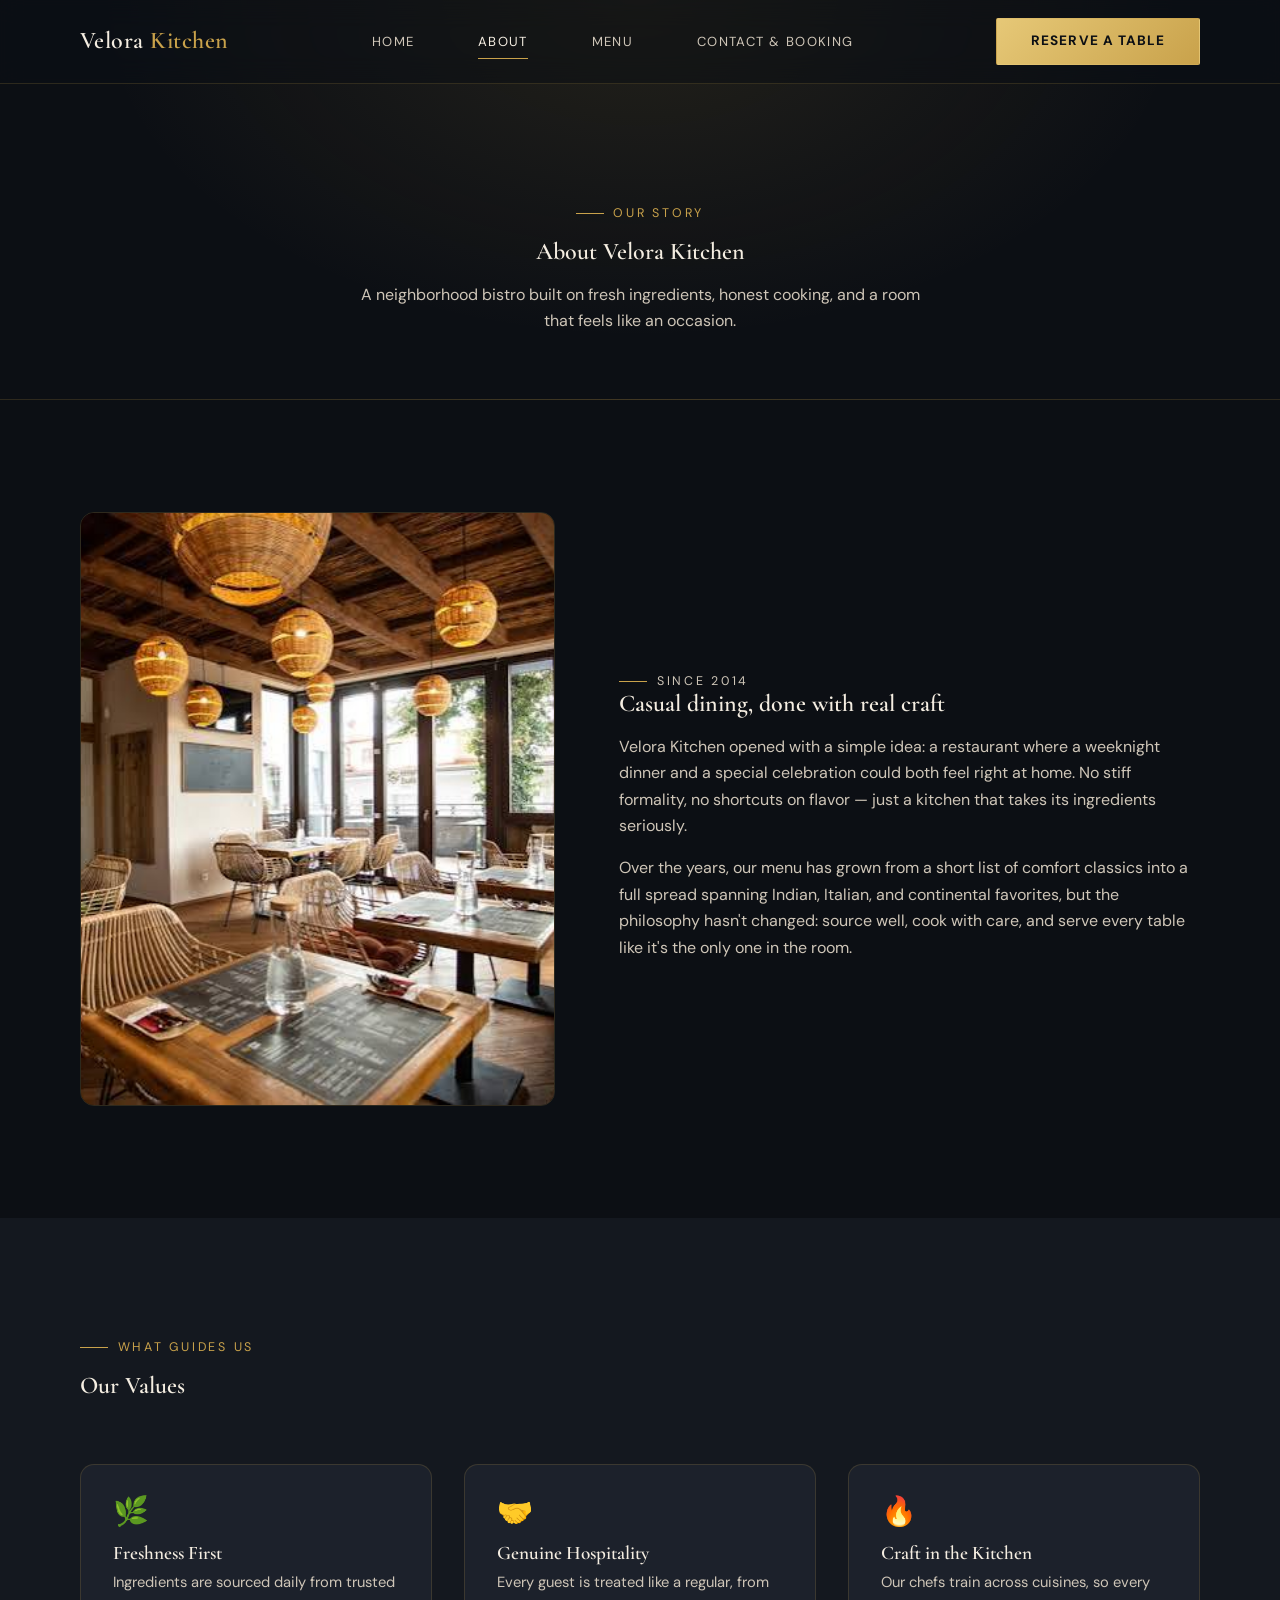
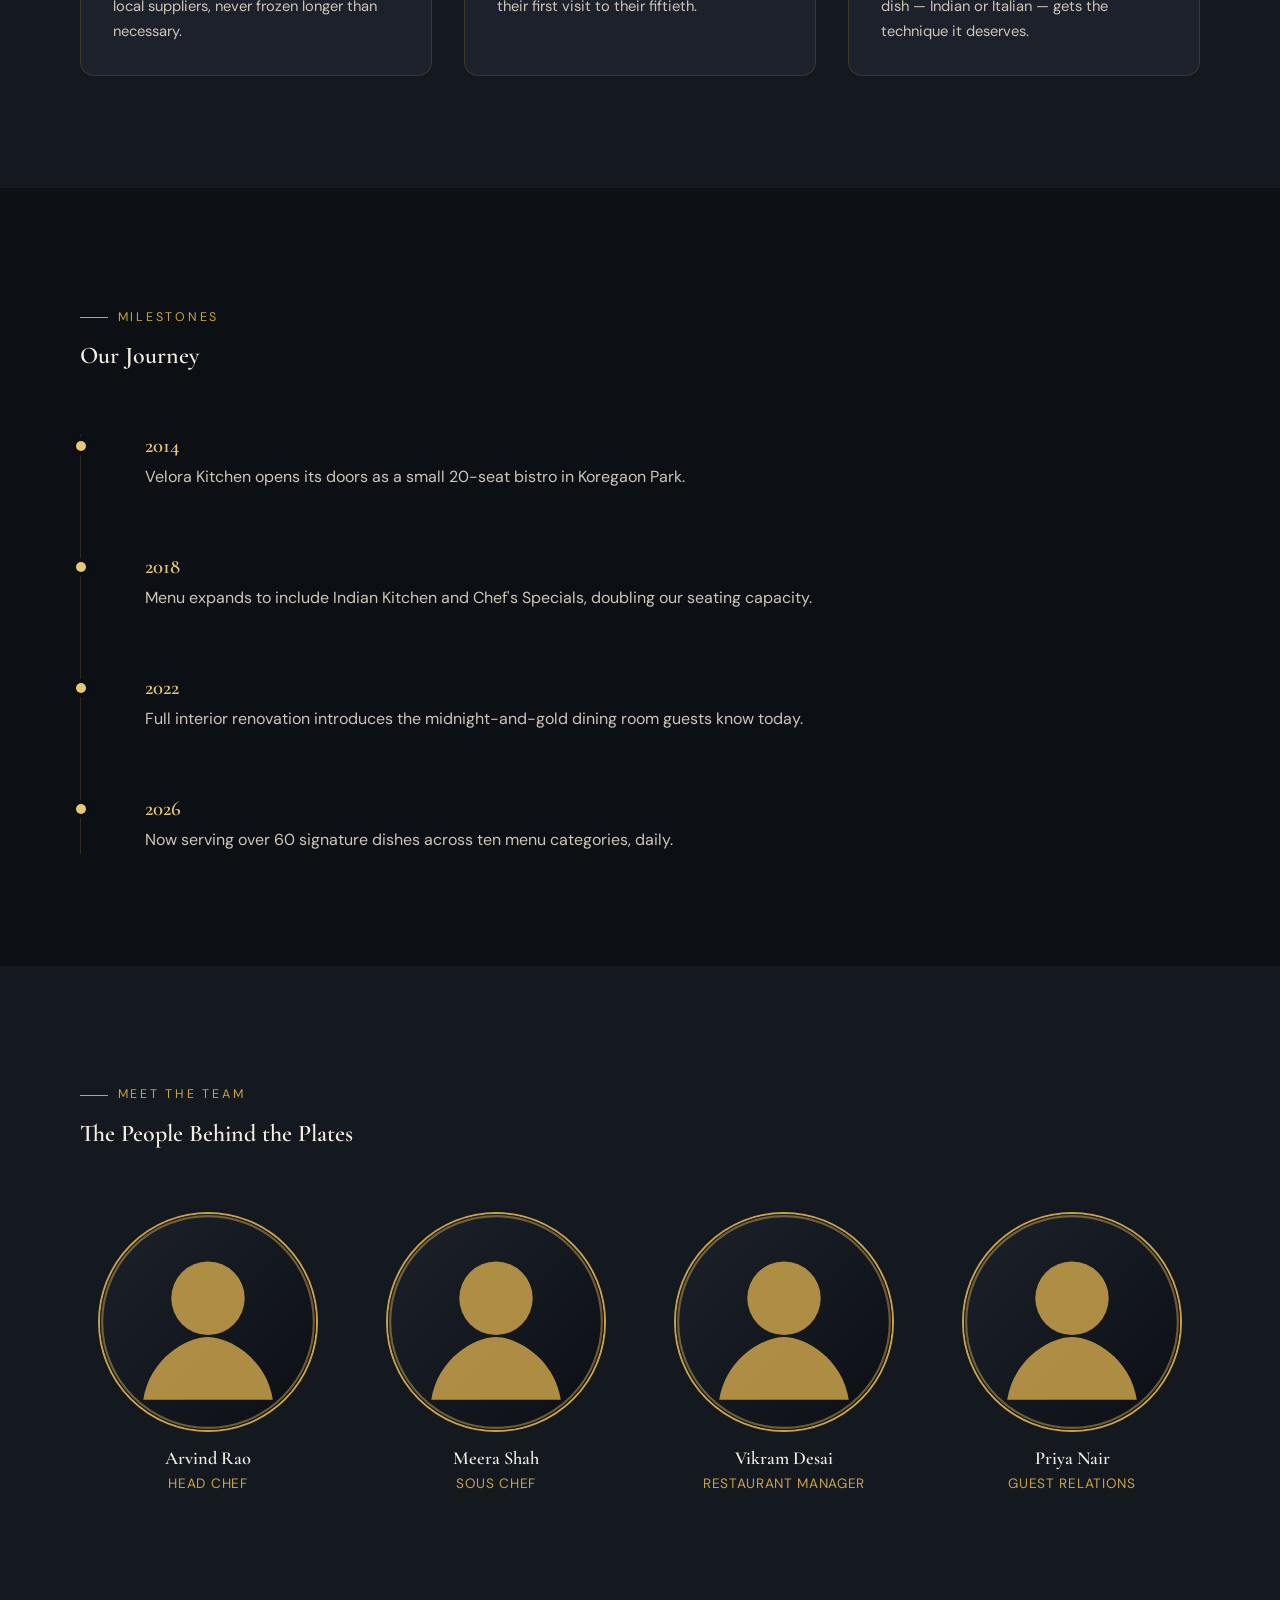
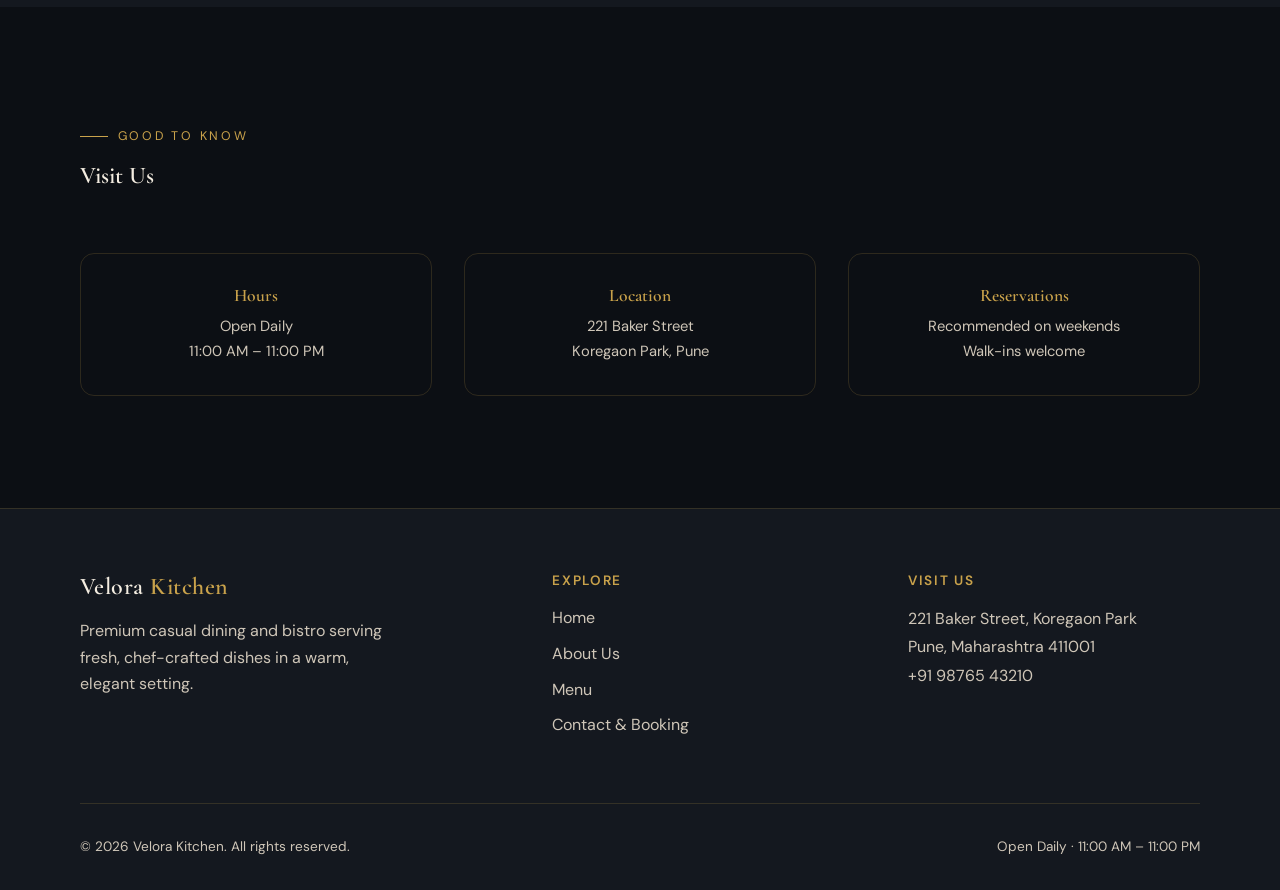
<file: about.html>
<!DOCTYPE html>
<html lang="en">
<head>
  <meta charset="UTF-8">
  <meta name="viewport" content="width=device-width, initial-scale=1.0">

  <title>About Us — Velora Kitchen</title>
  <meta
    name="description"
    content="Learn the story behind Velora Kitchen — our values, our team, and our journey as a premium casual dining bistro."
  >

  <!-- Google Fonts -->
  <link rel="preconnect" href="https://fonts.googleapis.com">
  <link rel="preconnect" href="https://fonts.gstatic.com" crossorigin>
  <link
    href="https://fonts.googleapis.com/css2?family=Cormorant+Garamond:wght@500;600;700&family=DM+Sans:wght@400;500;700&display=swap"
    rel="stylesheet"
  >

  <!-- Stylesheets -->
  <link rel="stylesheet" href="css/global.css">
  <link rel="stylesheet" href="css/about.css">
</head>

<body>

  <!-- Skip Link -->
  <a href="#main" class="skip-link">Skip to main content</a>

  <!-- Header and Navigation -->
  <header class="site-header">
    <div class="container nav-wrap">

      <a href="index.html" class="brand">
        Velora <span>Kitchen</span>
      </a>

      <nav class="nav-links" aria-label="Primary">
        <a href="index.html">Home</a>
        <a href="about.html" aria-current="page">About</a>
        <a href="menu.html">Menu</a>
        <a href="contact.html">Contact &amp; Booking</a>
      </nav>

      <a href="contact.html" class="btn btn-primary nav-cta">
        Reserve a Table
      </a>

      <button
        class="nav-toggle"
        type="button"
        aria-label="Open menu"
        aria-expanded="false"
      >
        <span></span>
        <span></span>
        <span></span>
      </button>

    </div>
  </header>

  <!-- Main Content -->
  <main id="main">

    <!-- Page Hero -->
    <section class="page-hero">
      <div class="container">
        <p class="eyebrow">Our Story</p>

        <h1>About Velora Kitchen</h1>

        <p>
          A neighborhood bistro built on fresh ingredients, honest cooking,
          and a room that feels like an occasion.
        </p>
      </div>
    </section>


    <!-- Our Story -->
    <section class="section" aria-labelledby="story-heading">
      <div class="container story-grid">

        <div class="story-visual">
          <img
            src="images/about-interior.jpg"
            alt="Warm, elegantly lit interior dining room of Velora Kitchen"
          >
        </div>

        <div class="story-copy">
          <p class="eyebrow">Since 2014</p>

          <h2 id="story-heading">
            Casual dining, done with real craft
          </h2>

          <p>
            Velora Kitchen opened with a simple idea: a restaurant where a
            weeknight dinner and a special celebration could both feel right
            at home. No stiff formality, no shortcuts on flavor — just a
            kitchen that takes its ingredients seriously.
          </p>

          <p>
            Over the years, our menu has grown from a short list of comfort
            classics into a full spread spanning Indian, Italian, and
            continental favorites, but the philosophy hasn't changed:
            source well, cook with care, and serve every table like it's
            the only one in the room.
          </p>
        </div>

      </div>
    </section>


    <!-- Our Values -->
    <section
      class="section section-alt"
      aria-labelledby="values-heading"
    >
      <div class="container">

        <div class="section-head">
          <p class="eyebrow">What Guides Us</p>
          <h2 id="values-heading">Our Values</h2>
        </div>

        <div class="values-grid">

          <div class="value-card">
            <div class="why-icon" aria-hidden="true">🌿</div>

            <h3>Freshness First</h3>

            <p>
              Ingredients are sourced daily from trusted local suppliers,
              never frozen longer than necessary.
            </p>
          </div>


          <div class="value-card">
            <div class="why-icon" aria-hidden="true">🤝</div>

            <h3>Genuine Hospitality</h3>

            <p>
              Every guest is treated like a regular, from their first visit
              to their fiftieth.
            </p>
          </div>


          <div class="value-card">
            <div class="why-icon" aria-hidden="true">🔥</div>

            <h3>Craft in the Kitchen</h3>

            <p>
              Our chefs train across cuisines, so every dish — Indian or
              Italian — gets the technique it deserves.
            </p>
          </div>

        </div>
      </div>
    </section>


    <!-- Restaurant Journey -->
    <section class="section" aria-labelledby="journey-heading">
      <div class="container">

        <div class="section-head">
          <p class="eyebrow">Milestones</p>
          <h2 id="journey-heading">Our Journey</h2>
        </div>

        <div class="timeline">

          <div class="timeline-item">
            <div class="timeline-year">2014</div>

            <p>
              Velora Kitchen opens its doors as a small 20-seat bistro in
              Koregaon Park.
            </p>
          </div>


          <div class="timeline-item">
            <div class="timeline-year">2018</div>

            <p>
              Menu expands to include Indian Kitchen and Chef's Specials,
              doubling our seating capacity.
            </p>
          </div>


          <div class="timeline-item">
            <div class="timeline-year">2022</div>

            <p>
              Full interior renovation introduces the midnight-and-gold
              dining room guests know today.
            </p>
          </div>


          <div class="timeline-item">
            <div class="timeline-year">2026</div>

            <p>
              Now serving over 60 signature dishes across ten menu
              categories, daily.
            </p>
          </div>

        </div>
      </div>
    </section>


    <!-- Team -->
    <section
      class="section section-alt"
      aria-labelledby="team-heading"
    >
      <div class="container">

        <div class="section-head">
          <p class="eyebrow">Meet the Team</p>
          <h2 id="team-heading">The People Behind the Plates</h2>
        </div>

        <div class="team-grid">

          <div class="team-card">
            <div class="team-photo">
              <img
                src="images/avatar-placeholder.svg"
                alt="Generic profile icon for Head Chef Arvind Rao"
              >
            </div>

            <h3>Arvind Rao</h3>
            <span>Head Chef</span>
          </div>


          <div class="team-card">
            <div class="team-photo">
              <img
                src="images/avatar-placeholder.svg"
                alt="Generic profile icon for Sous Chef Meera Shah"
              >
            </div>

            <h3>Meera Shah</h3>
            <span>Sous Chef</span>
          </div>


          <div class="team-card">
            <div class="team-photo">
              <img
                src="images/avatar-placeholder.svg"
                alt="Generic profile icon for Restaurant Manager Vikram Desai"
              >
            </div>

            <h3>Vikram Desai</h3>
            <span>Restaurant Manager</span>
          </div>


          <div class="team-card">
            <div class="team-photo">
              <img
                src="images/avatar-placeholder.svg"
                alt="Generic profile icon for Guest Relations lead Priya Nair"
              >
            </div>

            <h3>Priya Nair</h3>
            <span>Guest Relations</span>
          </div>

        </div>
      </div>
    </section>


    <!-- Visit Information -->
    <section class="section" aria-labelledby="info-heading">
      <div class="container">

        <div class="section-head">
          <p class="eyebrow">Good to Know</p>
          <h2 id="info-heading">Visit Us</h2>
        </div>

        <div class="info-strip">

          <div class="info-card">
            <h3>Hours</h3>

            <p>
              Open Daily<br>
              11:00 AM – 11:00 PM
            </p>
          </div>


          <div class="info-card">
            <h3>Location</h3>

            <p>
              221 Baker Street<br>
              Koregaon Park, Pune
            </p>
          </div>


          <div class="info-card">
            <h3>Reservations</h3>

            <p>
              Recommended on weekends<br>
              Walk-ins welcome
            </p>
          </div>

        </div>
      </div>
    </section>

  </main>


  <!-- Footer -->
  <footer class="site-footer">
    <div class="container">

      <div class="footer-grid">

        <div class="footer-brand">
          <a href="index.html" class="brand">
            Velora <span>Kitchen</span>
          </a>

          <p>
            Premium casual dining and bistro serving fresh, chef-crafted
            dishes in a warm, elegant setting.
          </p>
        </div>


        <div class="footer-col">
          <h4>Explore</h4>

          <ul>
            <li><a href="index.html">Home</a></li>
            <li><a href="about.html">About Us</a></li>
            <li><a href="menu.html">Menu</a></li>
            <li>
              <a href="contact.html">Contact &amp; Booking</a>
            </li>
          </ul>
        </div>


        <div class="footer-col">
          <h4>Visit Us</h4>

          <address>
            221 Baker Street, Koregaon Park<br>
            Pune, Maharashtra 411001<br>
            +91 98765 43210
          </address>
        </div>

      </div>


      <div class="footer-bottom">
        <p>&copy; 2026 Velora Kitchen. All rights reserved.</p>

        <p>
          Open Daily · 11:00 AM – 11:00 PM
        </p>
      </div>

    </div>
  </footer>


  <!-- Shared Navigation Script -->
  <script src="js/nav.js"></script>

</body>
</html>
</file>
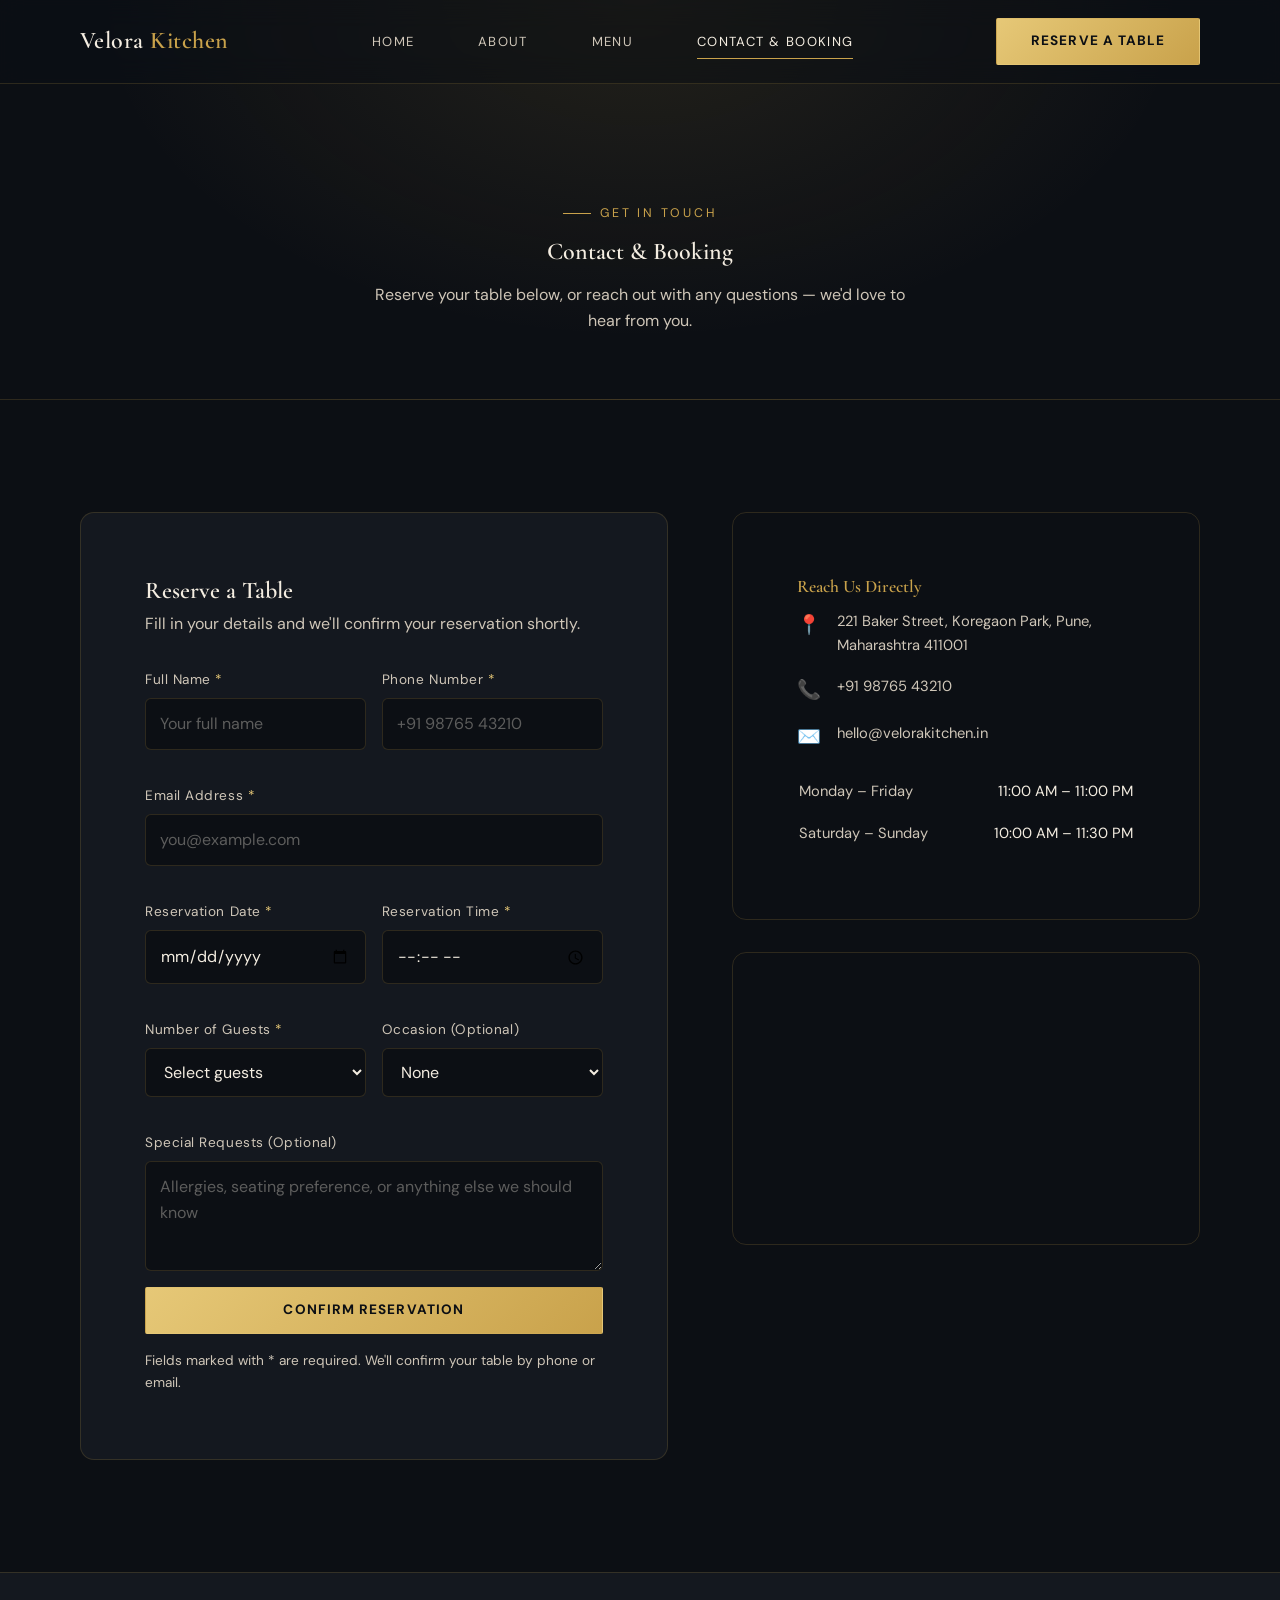
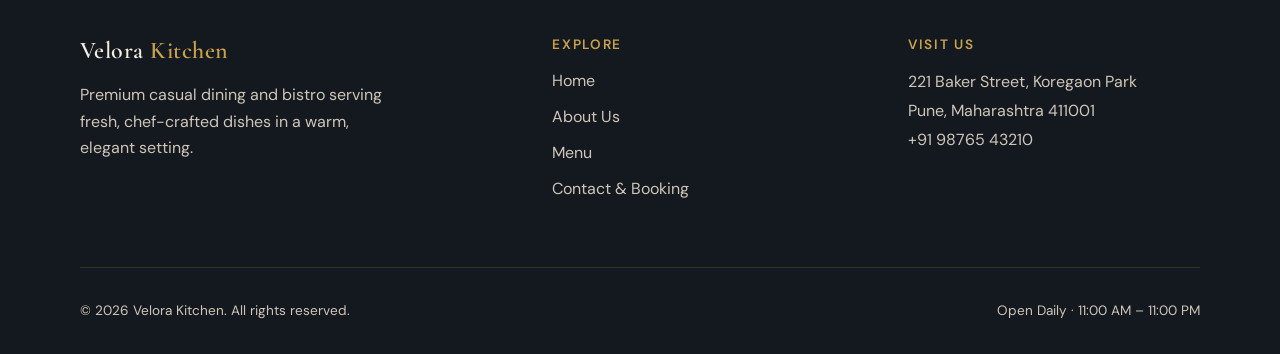
<file: contact.html>
<!DOCTYPE html>
<html lang="en">
<head>
  <meta charset="UTF-8">
  <meta name="viewport" content="width=device-width, initial-scale=1.0">
  <title>Contact &amp; Booking — Velora Kitchen</title>
  <meta name="description" content="Reserve a table or get in touch with Velora Kitchen. Find our location, hours, and contact details.">

  <link rel="preconnect" href="https://fonts.googleapis.com">
  <link rel="preconnect" href="https://fonts.gstatic.com" crossorigin>
  <link href="https://fonts.googleapis.com/css2?family=Cormorant+Garamond:wght@500;600;700&family=DM+Sans:wght@400;500;700&display=swap" rel="stylesheet">

  <link rel="stylesheet" href="css/global.css">
  <link rel="stylesheet" href="css/contact.css">
</head>
<body>

  <a href="#main" class="skip-link">Skip to main content</a>

  <header class="site-header">
    <div class="container nav-wrap">
      <a href="index.html" class="brand">Velora <span>Kitchen</span></a>
      <nav class="nav-links" aria-label="Primary">
        <a href="index.html">Home</a>
        <a href="about.html">About</a>
        <a href="menu.html">Menu</a>
        <a href="contact.html" aria-current="page">Contact &amp; Booking</a>
      </nav>
      <a href="contact.html" class="btn btn-primary nav-cta">Reserve a Table</a>
      <button class="nav-toggle" aria-label="Open menu" aria-expanded="false">
        <span></span><span></span><span></span>
      </button>
    </div>
  </header>

  <main id="main">

    <section class="page-hero">
      <div class="container">
        <p class="eyebrow">Get In Touch</p>
        <h1>Contact &amp; Booking</h1>
        <p>Reserve your table below, or reach out with any questions — we'd love to hear from you.</p>
      </div>
    </section>

    <section class="section">
      <div class="container contact-layout">

        <!-- ============== BOOKING FORM ============== -->
        <div class="form-card">
          <h2>Reserve a Table</h2>
          <p>Fill in your details and we'll confirm your reservation shortly.</p>

          <form id="booking-form" novalidate>

            <div class="form-row">
              <div class="field">
                <label for="full-name">Full Name <span class="required">*</span></label>
                <input type="text" id="full-name" name="fullName" placeholder="Your full name" required autocomplete="name">
                <span class="field-error" id="full-name-error" role="alert"></span>
              </div>
              <div class="field">
                <label for="phone">Phone Number <span class="required">*</span></label>
                <input type="tel" id="phone" name="phone" placeholder="+91 98765 43210" required autocomplete="tel">
                <span class="field-error" id="phone-error" role="alert"></span>
              </div>
            </div>

            <div class="field">
              <label for="email">Email Address <span class="required">*</span></label>
              <input type="email" id="email" name="email" placeholder="you@example.com" required autocomplete="email">
              <span class="field-error" id="email-error" role="alert"></span>
            </div>

            <div class="form-row">
              <div class="field">
                <label for="date">Reservation Date <span class="required">*</span></label>
                <input type="date" id="date" name="date" required>
                <span class="field-error" id="date-error" role="alert"></span>
              </div>
              <div class="field">
                <label for="time">Reservation Time <span class="required">*</span></label>
                <input type="time" id="time" name="time" required>
                <span class="field-error" id="time-error" role="alert"></span>
              </div>
            </div>

            <div class="form-row">
              <div class="field">
                <label for="guests">Number of Guests <span class="required">*</span></label>
                <select id="guests" name="guests" required>
                  <option value="" disabled selected>Select guests</option>
                  <option value="1">1 Guest</option>
                  <option value="2">2 Guests</option>
                  <option value="3">3 Guests</option>
                  <option value="4">4 Guests</option>
                  <option value="5">5 Guests</option>
                  <option value="6+">6+ Guests</option>
                </select>
                <span class="field-error" id="guests-error" role="alert"></span>
              </div>
              <div class="field">
                <label for="occasion">Occasion (Optional)</label>
                <select id="occasion" name="occasion">
                  <option value="" selected>None</option>
                  <option value="birthday">Birthday</option>
                  <option value="anniversary">Anniversary</option>
                  <option value="business">Business Meal</option>
                  <option value="other">Other</option>
                </select>
              </div>
            </div>

            <div class="field">
              <label for="message">Special Requests (Optional)</label>
              <textarea id="message" name="message" placeholder="Allergies, seating preference, or anything else we should know"></textarea>
            </div>

            <button type="submit" class="btn btn-primary" style="width:100%;">Confirm Reservation</button>
            <p class="form-status" id="form-status" role="status"></p>
            <p class="form-footnote">Fields marked with <span class="required">*</span> are required. We'll confirm your table by phone or email.</p>
          </form>
        </div>

        <!-- ============== CONTACT INFO ============== -->
        <div>
          <div class="contact-info-card">
            <h3>Reach Us Directly</h3>
            <div class="contact-detail">
              <span class="icon" aria-hidden="true">📍</span>
              <p>221 Baker Street, Koregaon Park, Pune, Maharashtra 411001</p>
            </div>
            <div class="contact-detail">
              <span class="icon" aria-hidden="true">📞</span>
              <p>+91 98765 43210</p>
            </div>
            <div class="contact-detail">
              <span class="icon" aria-hidden="true">✉️</span>
              <p>hello@velorakitchen.in</p>
            </div>

            <table class="hours-table">
              <tr><td>Monday – Friday</td><td>11:00 AM – 11:00 PM</td></tr>
              <tr><td>Saturday – Sunday</td><td>10:00 AM – 11:30 PM</td></tr>
            </table>
          </div>

          <div class="map-embed">
            <iframe
              src="https://www.google.com/maps?q=Koregaon+Park+Pune&output=embed"
              title="Map showing Velora Kitchen location in Koregaon Park, Pune"
              loading="lazy"
              referrerpolicy="no-referrer-when-downgrade">
            </iframe>
          </div>
        </div>

      </div>
    </section>

  </main>

  <footer class="site-footer">
    <div class="container">
      <div class="footer-grid">
        <div class="footer-brand">
          <a href="index.html" class="brand">Velora <span>Kitchen</span></a>
          <p>Premium casual dining and bistro serving fresh, chef-crafted dishes in a warm, elegant setting.</p>
        </div>
        <div class="footer-col">
          <h4>Explore</h4>
          <ul>
            <li><a href="index.html">Home</a></li>
            <li><a href="about.html">About Us</a></li>
            <li><a href="menu.html">Menu</a></li>
            <li><a href="contact.html">Contact &amp; Booking</a></li>
          </ul>
        </div>
        <div class="footer-col">
          <h4>Visit Us</h4>
          <address>
            221 Baker Street, Koregaon Park<br>
            Pune, Maharashtra 411001<br>
            +91 98765 43210
          </address>
        </div>
      </div>
      <div class="footer-bottom">
        <p>&copy; 2026 Velora Kitchen. All rights reserved.</p>
        <p>Open Daily · 11:00 AM – 11:00 PM</p>
      </div>
    </div>
  </footer>

  <script src="js/nav.js"></script>
  <script src="js/form-validation.js"></script>
</body>
</html>
</file>
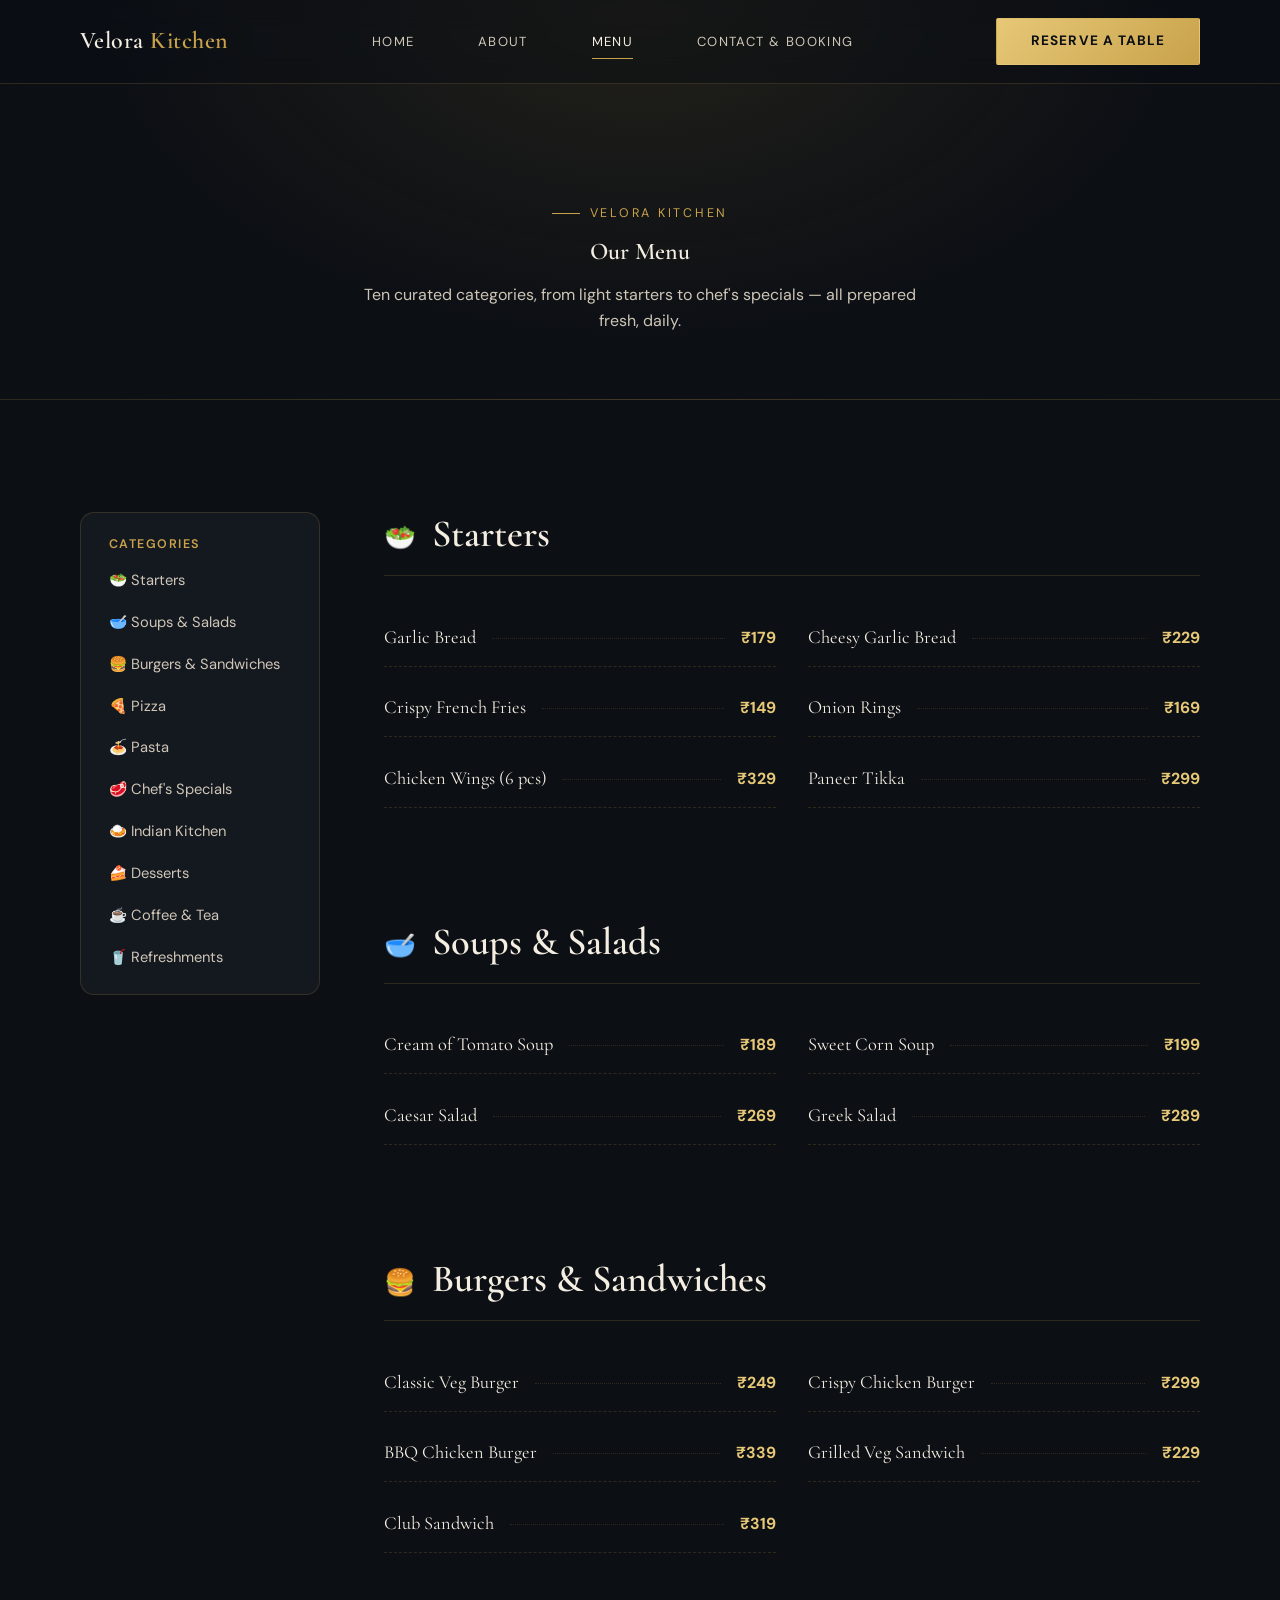
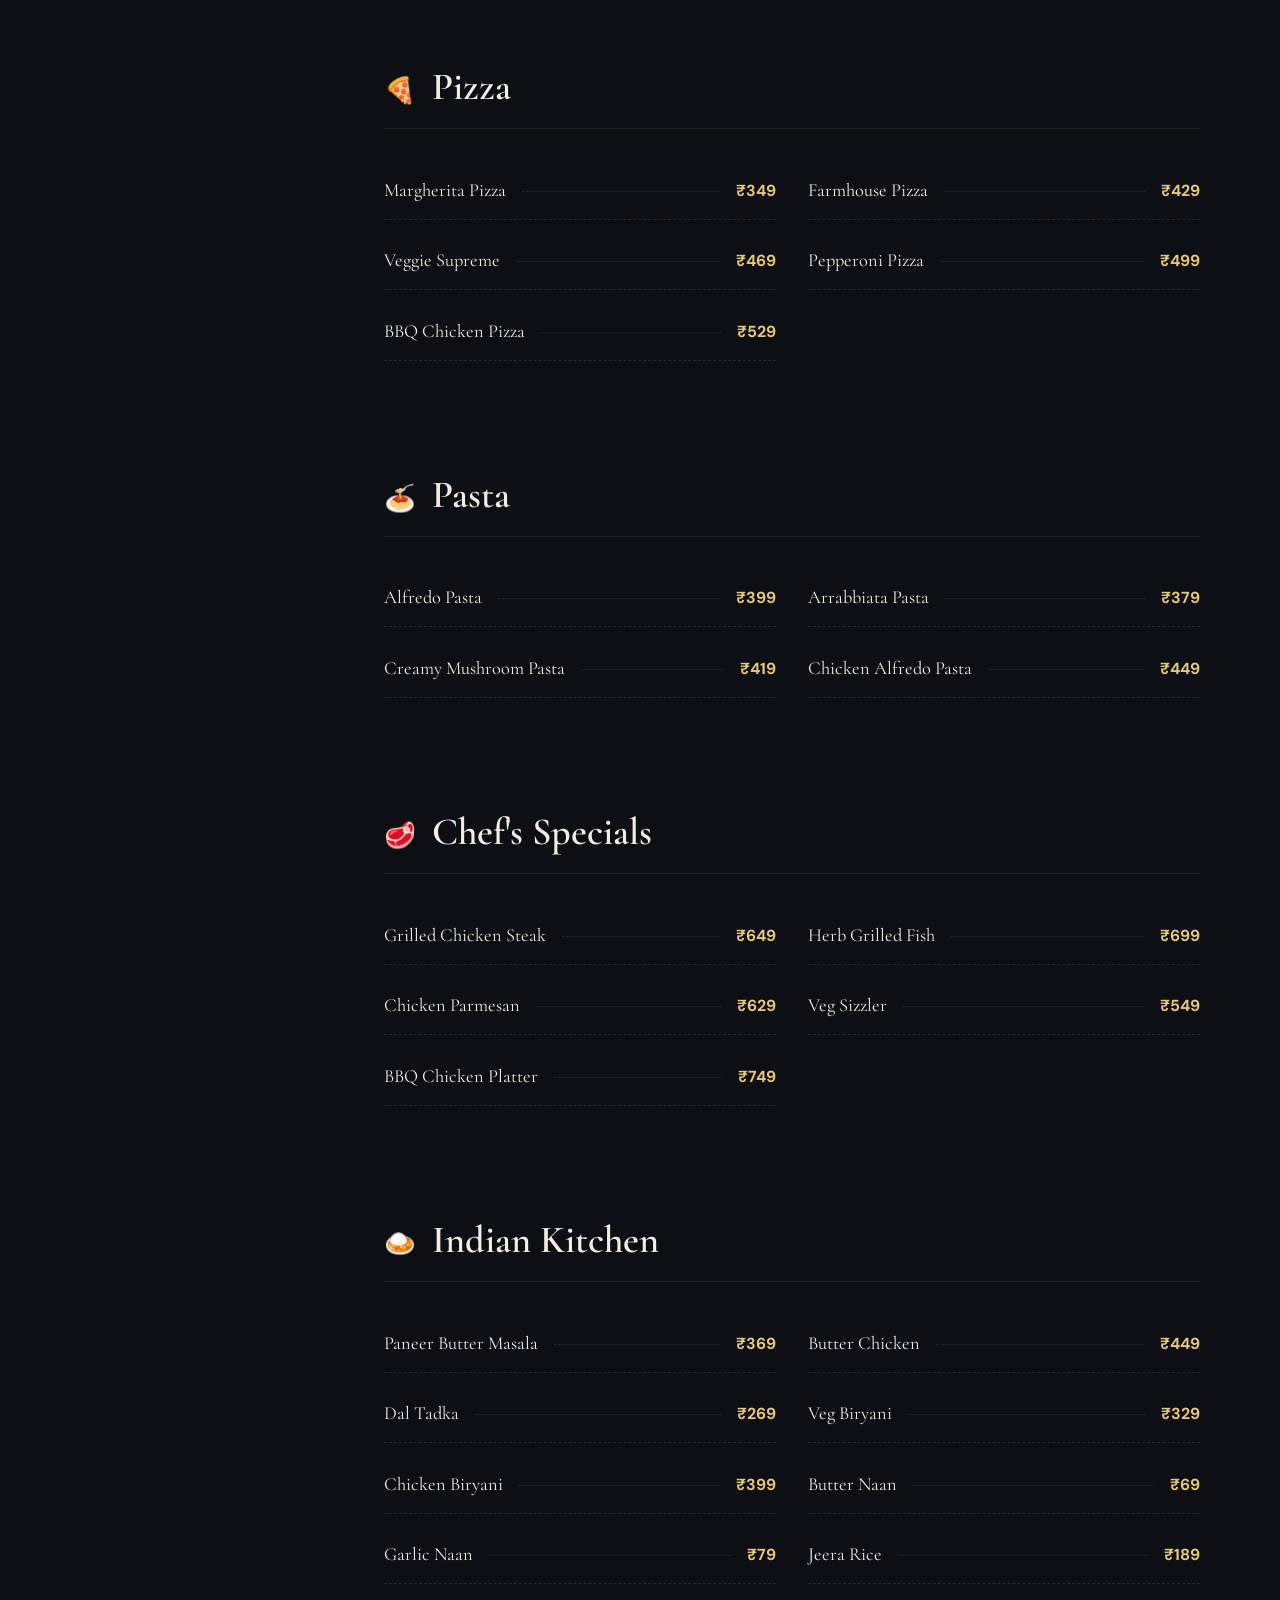
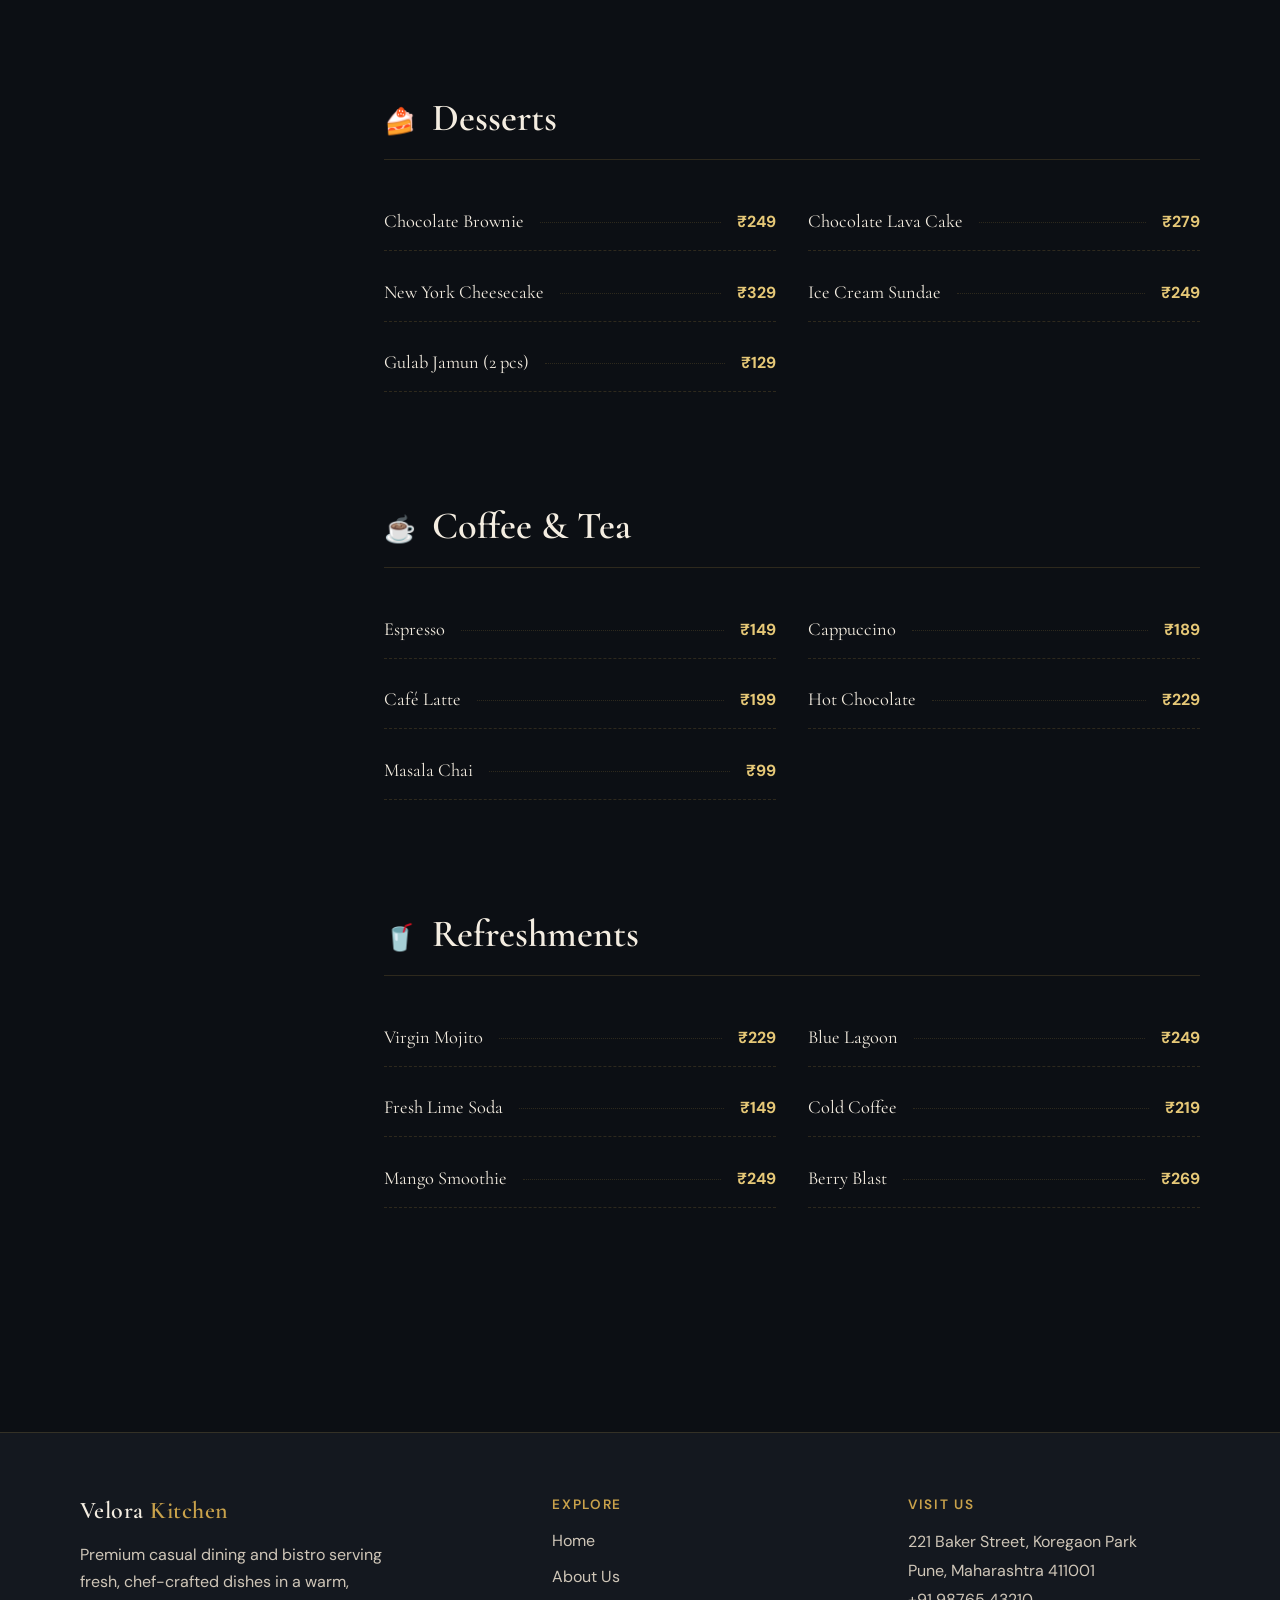
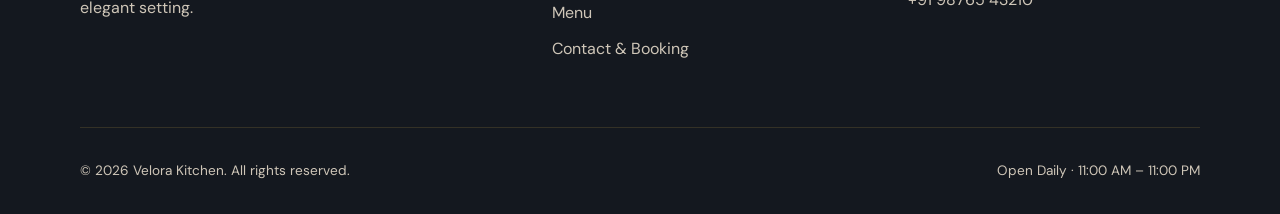
<file: menu.html>
<!DOCTYPE html>
<html lang="en">
<head>
  <meta charset="UTF-8">
  <meta name="viewport" content="width=device-width, initial-scale=1.0">
  <title>Menu — Velora Kitchen</title>
  <meta name="description" content="Explore the full Velora Kitchen menu: starters, soups, salads, burgers, pizza, pasta, chef's specials, Indian kitchen, desserts, and drinks.">

  <link rel="preconnect" href="https://fonts.googleapis.com">
  <link rel="preconnect" href="https://fonts.gstatic.com" crossorigin>
  <link href="https://fonts.googleapis.com/css2?family=Cormorant+Garamond:wght@500;600;700&family=DM+Sans:wght@400;500;700&display=swap" rel="stylesheet">

  <link rel="stylesheet" href="css/global.css">
  <link rel="stylesheet" href="css/menu.css">
</head>
<body>

  <a href="#main" class="skip-link">Skip to main content</a>

  <header class="site-header">
    <div class="container nav-wrap">
      <a href="index.html" class="brand">Velora <span>Kitchen</span></a>
      <nav class="nav-links" aria-label="Primary">
        <a href="index.html">Home</a>
        <a href="about.html">About</a>
        <a href="menu.html" aria-current="page">Menu</a>
        <a href="contact.html">Contact &amp; Booking</a>
      </nav>
      <a href="contact.html" class="btn btn-primary nav-cta">Reserve a Table</a>
      <button class="nav-toggle" aria-label="Open menu" aria-expanded="false">
        <span></span><span></span><span></span>
      </button>
    </div>
  </header>

  <main id="main">

    <section class="page-hero">
      <div class="container">
        <p class="eyebrow">Velora Kitchen</p>
        <h1>Our Menu</h1>
        <p>Ten curated categories, from light starters to chef's specials — all prepared fresh, daily.</p>
      </div>
    </section>

    <section class="section">
      <div class="container menu-layout">

        <!-- Sticky Category Navigation -->
        <nav class="menu-nav" aria-label="Menu categories">
          <h2>Categories</h2>
          <ul>
            <li><a href="#starters">🥗 Starters</a></li>
            <li><a href="#soups-salads">🥣 Soups &amp; Salads</a></li>
            <li><a href="#burgers">🍔 Burgers &amp; Sandwiches</a></li>
            <li><a href="#pizza">🍕 Pizza</a></li>
            <li><a href="#pasta">🍝 Pasta</a></li>
            <li><a href="#specials">🥩 Chef's Specials</a></li>
            <li><a href="#indian">🍛 Indian Kitchen</a></li>
            <li><a href="#desserts">🍰 Desserts</a></li>
            <li><a href="#coffee-tea">☕ Coffee &amp; Tea</a></li>
            <li><a href="#refreshments">🥤 Refreshments</a></li>
          </ul>
        </nav>

        <!-- Menu Categories -->
        <div class="menu-content">

          <section class="menu-category" id="starters">
            <div class="menu-category-head">
              <span class="icon" aria-hidden="true">🥗</span>
              <h2>Starters</h2>
            </div>
            <div class="menu-items">
              <div class="menu-item"><span class="menu-item-name">Garlic Bread</span><span class="menu-item-dots"></span><span class="menu-item-price">₹179</span></div>
              <div class="menu-item"><span class="menu-item-name">Cheesy Garlic Bread</span><span class="menu-item-dots"></span><span class="menu-item-price">₹229</span></div>
              <div class="menu-item"><span class="menu-item-name">Crispy French Fries</span><span class="menu-item-dots"></span><span class="menu-item-price">₹149</span></div>
              <div class="menu-item"><span class="menu-item-name">Onion Rings</span><span class="menu-item-dots"></span><span class="menu-item-price">₹169</span></div>
              <div class="menu-item"><span class="menu-item-name">Chicken Wings (6 pcs)</span><span class="menu-item-dots"></span><span class="menu-item-price">₹329</span></div>
              <div class="menu-item"><span class="menu-item-name">Paneer Tikka</span><span class="menu-item-dots"></span><span class="menu-item-price">₹299</span></div>
            </div>
          </section>

          <section class="menu-category" id="soups-salads">
            <div class="menu-category-head">
              <span class="icon" aria-hidden="true">🥣</span>
              <h2>Soups &amp; Salads</h2>
            </div>
            <div class="menu-items">
              <div class="menu-item"><span class="menu-item-name">Cream of Tomato Soup</span><span class="menu-item-dots"></span><span class="menu-item-price">₹189</span></div>
              <div class="menu-item"><span class="menu-item-name">Sweet Corn Soup</span><span class="menu-item-dots"></span><span class="menu-item-price">₹199</span></div>
              <div class="menu-item"><span class="menu-item-name">Caesar Salad</span><span class="menu-item-dots"></span><span class="menu-item-price">₹269</span></div>
              <div class="menu-item"><span class="menu-item-name">Greek Salad</span><span class="menu-item-dots"></span><span class="menu-item-price">₹289</span></div>
            </div>
          </section>

          <section class="menu-category" id="burgers">
            <div class="menu-category-head">
              <span class="icon" aria-hidden="true">🍔</span>
              <h2>Burgers &amp; Sandwiches</h2>
            </div>
            <div class="menu-items">
              <div class="menu-item"><span class="menu-item-name">Classic Veg Burger</span><span class="menu-item-dots"></span><span class="menu-item-price">₹249</span></div>
              <div class="menu-item"><span class="menu-item-name">Crispy Chicken Burger</span><span class="menu-item-dots"></span><span class="menu-item-price">₹299</span></div>
              <div class="menu-item"><span class="menu-item-name">BBQ Chicken Burger</span><span class="menu-item-dots"></span><span class="menu-item-price">₹339</span></div>
              <div class="menu-item"><span class="menu-item-name">Grilled Veg Sandwich</span><span class="menu-item-dots"></span><span class="menu-item-price">₹229</span></div>
              <div class="menu-item"><span class="menu-item-name">Club Sandwich</span><span class="menu-item-dots"></span><span class="menu-item-price">₹319</span></div>
            </div>
          </section>

          <section class="menu-category" id="pizza">
            <div class="menu-category-head">
              <span class="icon" aria-hidden="true">🍕</span>
              <h2>Pizza</h2>
            </div>
            <div class="menu-items">
              <div class="menu-item"><span class="menu-item-name">Margherita Pizza</span><span class="menu-item-dots"></span><span class="menu-item-price">₹349</span></div>
              <div class="menu-item"><span class="menu-item-name">Farmhouse Pizza</span><span class="menu-item-dots"></span><span class="menu-item-price">₹429</span></div>
              <div class="menu-item"><span class="menu-item-name">Veggie Supreme</span><span class="menu-item-dots"></span><span class="menu-item-price">₹469</span></div>
              <div class="menu-item"><span class="menu-item-name">Pepperoni Pizza</span><span class="menu-item-dots"></span><span class="menu-item-price">₹499</span></div>
              <div class="menu-item"><span class="menu-item-name">BBQ Chicken Pizza</span><span class="menu-item-dots"></span><span class="menu-item-price">₹529</span></div>
            </div>
          </section>

          <section class="menu-category" id="pasta">
            <div class="menu-category-head">
              <span class="icon" aria-hidden="true">🍝</span>
              <h2>Pasta</h2>
            </div>
            <div class="menu-items">
              <div class="menu-item"><span class="menu-item-name">Alfredo Pasta</span><span class="menu-item-dots"></span><span class="menu-item-price">₹399</span></div>
              <div class="menu-item"><span class="menu-item-name">Arrabbiata Pasta</span><span class="menu-item-dots"></span><span class="menu-item-price">₹379</span></div>
              <div class="menu-item"><span class="menu-item-name">Creamy Mushroom Pasta</span><span class="menu-item-dots"></span><span class="menu-item-price">₹419</span></div>
              <div class="menu-item"><span class="menu-item-name">Chicken Alfredo Pasta</span><span class="menu-item-dots"></span><span class="menu-item-price">₹449</span></div>
            </div>
          </section>

          <section class="menu-category" id="specials">
            <div class="menu-category-head">
              <span class="icon" aria-hidden="true">🥩</span>
              <h2>Chef's Specials</h2>
            </div>
            <div class="menu-items">
              <div class="menu-item"><span class="menu-item-name">Grilled Chicken Steak</span><span class="menu-item-dots"></span><span class="menu-item-price">₹649</span></div>
              <div class="menu-item"><span class="menu-item-name">Herb Grilled Fish</span><span class="menu-item-dots"></span><span class="menu-item-price">₹699</span></div>
              <div class="menu-item"><span class="menu-item-name">Chicken Parmesan</span><span class="menu-item-dots"></span><span class="menu-item-price">₹629</span></div>
              <div class="menu-item"><span class="menu-item-name">Veg Sizzler</span><span class="menu-item-dots"></span><span class="menu-item-price">₹549</span></div>
              <div class="menu-item"><span class="menu-item-name">BBQ Chicken Platter</span><span class="menu-item-dots"></span><span class="menu-item-price">₹749</span></div>
            </div>
          </section>

          <section class="menu-category" id="indian">
            <div class="menu-category-head">
              <span class="icon" aria-hidden="true">🍛</span>
              <h2>Indian Kitchen</h2>
            </div>
            <div class="menu-items">
              <div class="menu-item"><span class="menu-item-name">Paneer Butter Masala</span><span class="menu-item-dots"></span><span class="menu-item-price">₹369</span></div>
              <div class="menu-item"><span class="menu-item-name">Butter Chicken</span><span class="menu-item-dots"></span><span class="menu-item-price">₹449</span></div>
              <div class="menu-item"><span class="menu-item-name">Dal Tadka</span><span class="menu-item-dots"></span><span class="menu-item-price">₹269</span></div>
              <div class="menu-item"><span class="menu-item-name">Veg Biryani</span><span class="menu-item-dots"></span><span class="menu-item-price">₹329</span></div>
              <div class="menu-item"><span class="menu-item-name">Chicken Biryani</span><span class="menu-item-dots"></span><span class="menu-item-price">₹399</span></div>
              <div class="menu-item"><span class="menu-item-name">Butter Naan</span><span class="menu-item-dots"></span><span class="menu-item-price">₹69</span></div>
              <div class="menu-item"><span class="menu-item-name">Garlic Naan</span><span class="menu-item-dots"></span><span class="menu-item-price">₹79</span></div>
              <div class="menu-item"><span class="menu-item-name">Jeera Rice</span><span class="menu-item-dots"></span><span class="menu-item-price">₹189</span></div>
            </div>
          </section>

          <section class="menu-category" id="desserts">
            <div class="menu-category-head">
              <span class="icon" aria-hidden="true">🍰</span>
              <h2>Desserts</h2>
            </div>
            <div class="menu-items">
              <div class="menu-item"><span class="menu-item-name">Chocolate Brownie</span><span class="menu-item-dots"></span><span class="menu-item-price">₹249</span></div>
              <div class="menu-item"><span class="menu-item-name">Chocolate Lava Cake</span><span class="menu-item-dots"></span><span class="menu-item-price">₹279</span></div>
              <div class="menu-item"><span class="menu-item-name">New York Cheesecake</span><span class="menu-item-dots"></span><span class="menu-item-price">₹329</span></div>
              <div class="menu-item"><span class="menu-item-name">Ice Cream Sundae</span><span class="menu-item-dots"></span><span class="menu-item-price">₹249</span></div>
              <div class="menu-item"><span class="menu-item-name">Gulab Jamun (2 pcs)</span><span class="menu-item-dots"></span><span class="menu-item-price">₹129</span></div>
            </div>
          </section>

          <section class="menu-category" id="coffee-tea">
            <div class="menu-category-head">
              <span class="icon" aria-hidden="true">☕</span>
              <h2>Coffee &amp; Tea</h2>
            </div>
            <div class="menu-items">
              <div class="menu-item"><span class="menu-item-name">Espresso</span><span class="menu-item-dots"></span><span class="menu-item-price">₹149</span></div>
              <div class="menu-item"><span class="menu-item-name">Cappuccino</span><span class="menu-item-dots"></span><span class="menu-item-price">₹189</span></div>
              <div class="menu-item"><span class="menu-item-name">Café Latte</span><span class="menu-item-dots"></span><span class="menu-item-price">₹199</span></div>
              <div class="menu-item"><span class="menu-item-name">Hot Chocolate</span><span class="menu-item-dots"></span><span class="menu-item-price">₹229</span></div>
              <div class="menu-item"><span class="menu-item-name">Masala Chai</span><span class="menu-item-dots"></span><span class="menu-item-price">₹99</span></div>
            </div>
          </section>

          <section class="menu-category" id="refreshments">
            <div class="menu-category-head">
              <span class="icon" aria-hidden="true">🥤</span>
              <h2>Refreshments</h2>
            </div>
            <div class="menu-items">
              <div class="menu-item"><span class="menu-item-name">Virgin Mojito</span><span class="menu-item-dots"></span><span class="menu-item-price">₹229</span></div>
              <div class="menu-item"><span class="menu-item-name">Blue Lagoon</span><span class="menu-item-dots"></span><span class="menu-item-price">₹249</span></div>
              <div class="menu-item"><span class="menu-item-name">Fresh Lime Soda</span><span class="menu-item-dots"></span><span class="menu-item-price">₹149</span></div>
              <div class="menu-item"><span class="menu-item-name">Cold Coffee</span><span class="menu-item-dots"></span><span class="menu-item-price">₹219</span></div>
              <div class="menu-item"><span class="menu-item-name">Mango Smoothie</span><span class="menu-item-dots"></span><span class="menu-item-price">₹249</span></div>
              <div class="menu-item"><span class="menu-item-name">Berry Blast</span><span class="menu-item-dots"></span><span class="menu-item-price">₹269</span></div>
            </div>
          </section>

        </div>
      </div>
    </section>

  </main>

  <footer class="site-footer">
    <div class="container">
      <div class="footer-grid">
        <div class="footer-brand">
          <a href="index.html" class="brand">Velora <span>Kitchen</span></a>
          <p>Premium casual dining and bistro serving fresh, chef-crafted dishes in a warm, elegant setting.</p>
        </div>
        <div class="footer-col">
          <h4>Explore</h4>
          <ul>
            <li><a href="index.html">Home</a></li>
            <li><a href="about.html">About Us</a></li>
            <li><a href="menu.html">Menu</a></li>
            <li><a href="contact.html">Contact &amp; Booking</a></li>
          </ul>
        </div>
        <div class="footer-col">
          <h4>Visit Us</h4>
          <address>
            221 Baker Street, Koregaon Park<br>
            Pune, Maharashtra 411001<br>
            +91 98765 43210
          </address>
        </div>
      </div>
      <div class="footer-bottom">
        <p>&copy; 2026 Velora Kitchen. All rights reserved.</p>
        <p>Open Daily · 11:00 AM – 11:00 PM</p>
      </div>
    </div>
  </footer>

  <script src="js/nav.js"></script>
</body>
</html>
</file>
<file: css/global.css>
/* ==========================================================================
   VELORA KITCHEN — GLOBAL STYLES
   Shared design tokens, reset, layout, navigation, buttons, and footer
   ========================================================================== */


/* ==========================================================================
   DESIGN TOKENS
   ========================================================================== */

:root {
  /* Colors */
  --color-midnight: #0c0f14;
  --color-midnight-light: #14181f;
  --color-midnight-lift: #1c212b;
  --color-gold: #c9a24b;
  --color-gold-bright: #e6c877;
  --color-ivory: #f4ede1;
  --color-ivory-dim: #cfc6b8;
  --color-line: rgba(201, 162, 75, 0.18);
  --color-overlay: rgba(12, 15, 20, 0.72);

  /* Typography */
  --font-display: "Cormorant Garamond", serif;
  --font-body: "DM Sans", sans-serif;

  --fs-hero: clamp(2.8rem, 6vw, 5.2rem);
  --fs-h1: clamp(2.2rem, 4vw, 3.4rem);
  --fs-h2: clamp(1.8rem, 3vw, 2.6rem);
  --fs-h3: clamp(1.3rem, 2vw, 1.7rem);
  --fs-body: 1rem;
  --fs-small: 0.85rem;
  --fs-eyebrow: 0.78rem;

  /* Spacing */
  --space-xs: 0.5rem;
  --space-sm: 1rem;
  --space-md: 2rem;
  --space-lg: 4rem;
  --space-xl: 7rem;

  /* Layout */
  --container-max: 1200px;
  --radius-sm: 6px;
  --radius-md: 14px;
  --nav-height: 84px;

  /* Motion */
  --ease-standard: cubic-bezier(0.4, 0, 0.2, 1);
  --dur-fast: 200ms;
  --dur-med: 420ms;
}


/* ==========================================================================
   REDUCED MOTION
   ========================================================================== */

@media (prefers-reduced-motion: reduce) {
  *,
  *::before,
  *::after {
    animation-duration: 0.001ms !important;
    animation-iteration-count: 1 !important;
    transition-duration: 0.001ms !important;
    scroll-behavior: auto !important;
  }
}


/* ==========================================================================
   RESET AND BASE STYLES
   ========================================================================== */

*,
*::before,
*::after {
  box-sizing: border-box;
  margin: 0;
  padding: 0;
}

html {
  scroll-behavior: smooth;
}

body {
  min-height: 100vh;
  overflow-x: hidden;

  background: var(--color-midnight);
  color: var(--color-ivory);

  font-family: var(--font-body);
  font-size: var(--fs-body);
  line-height: 1.65;

  -webkit-font-smoothing: antialiased;
  text-rendering: optimizeLegibility;
}

img {
  display: block;
  max-width: 100%;
  height: auto;
}

a {
  color: inherit;
  text-decoration: none;
}

ul {
  list-style: none;
}

h1,
h2,
h3,
h4 {
  color: var(--color-ivory);
  font-family: var(--font-display);
  font-weight: 600;
  line-height: 1.15;
  overflow-wrap: break-word;
}

p,
li,
address {
  overflow-wrap: break-word;
}

button,
input,
textarea,
select {
  color: inherit;
  font: inherit;
}

button {
  appearance: none;
  -webkit-appearance: none;
}

address {
  color: var(--color-ivory-dim);
  font-style: normal;
}


/* ==========================================================================
   ACCESSIBILITY
   ========================================================================== */

a:focus-visible,
button:focus-visible,
input:focus-visible,
textarea:focus-visible,
select:focus-visible {
  outline: 2px solid var(--color-gold-bright);
  outline-offset: 3px;
  border-radius: 2px;
}


/* Skip link remains hidden until reached with keyboard navigation. */

.skip-link {
  position: fixed;
  top: var(--space-sm);
  left: var(--space-sm);

  z-index: 1000;

  padding: 0.75rem 1.25rem;

  background: var(--color-gold);
  color: var(--color-midnight);

  font-weight: 700;

  transform: translateY(-200%);
  transition: transform var(--dur-fast) var(--ease-standard);
}

.skip-link:focus,
.skip-link:focus-visible {
  transform: translateY(0);
}


/* ==========================================================================
   SHARED LAYOUT
   ========================================================================== */

.container {
  width: 100%;
  max-width: var(--container-max);

  margin-inline: auto;
  padding-inline: clamp(1.25rem, 4vw, 2.5rem);
}

.section {
  padding-block: var(--space-xl);
}


/* Alternate section background used on interior pages. */

.section-alt {
  background: var(--color-midnight-light);
}

.section-head {
  max-width: 640px;
  margin-bottom: var(--space-lg);
}

.section-head h2 {
  margin-top: var(--space-sm);
}


/* ==========================================================================
   EYEBROW TEXT
   ========================================================================== */

.eyebrow {
  display: inline-flex;
  align-items: center;
  gap: 0.6rem;

  color: var(--color-gold);

  font-family: var(--font-body);
  font-size: var(--fs-eyebrow);
  letter-spacing: 0.22em;
  line-height: 1.4;
  text-transform: uppercase;
}

.eyebrow::before {
  content: "";

  width: 28px;
  height: 1px;
  flex-shrink: 0;

  background: var(--color-gold);
}


/* ==========================================================================
   BUTTONS
   ========================================================================== */

.btn {
  display: inline-flex;
  align-items: center;
  justify-content: center;
  gap: 0.6rem;

  padding: 0.9rem 2.1rem;

  border: 1px solid transparent;
  border-radius: 2px;

  cursor: pointer;

  font-family: var(--font-body);
  font-size: 0.85rem;
  font-weight: 700;
  letter-spacing: 0.08em;
  line-height: 1.2;
  text-align: center;
  text-transform: uppercase;

  transition:
    transform var(--dur-fast) var(--ease-standard),
    background var(--dur-fast) var(--ease-standard),
    color var(--dur-fast) var(--ease-standard),
    border-color var(--dur-fast) var(--ease-standard),
    filter var(--dur-fast) var(--ease-standard);
}

.btn-primary {
  background:
    linear-gradient(
      135deg,
      var(--color-gold-bright),
      var(--color-gold)
    );

  color: var(--color-midnight);
}

.btn-primary:hover {
  transform: translateY(-2px);
  filter: brightness(1.06);
}

.btn-ghost {
  background: transparent;
  color: var(--color-ivory);
  border-color: var(--color-line);
}

.btn-ghost:hover {
  color: var(--color-gold-bright);
  border-color: var(--color-gold);
}


/* ==========================================================================
   HEADER AND NAVIGATION
   ========================================================================== */

.site-header {
  position: fixed;
  top: 0;
  right: 0;
  left: 0;

  z-index: 500;
  isolation: isolate;

  display: flex;
  align-items: center;

  height: var(--nav-height);

  background: rgba(12, 15, 20, 0.55);

  border-bottom: 1px solid var(--color-line);

  backdrop-filter: blur(14px) saturate(140%);
  -webkit-backdrop-filter: blur(14px) saturate(140%);

  transition:
    background var(--dur-med) var(--ease-standard),
    box-shadow var(--dur-med) var(--ease-standard);
}

.nav-wrap {
  position: relative;

  display: flex;
  align-items: center;
  justify-content: space-between;

  width: 100%;
}


/* Brand */

.brand {
  flex-shrink: 0;

  color: var(--color-ivory);

  font-family: var(--font-display);
  font-size: 1.5rem;
  font-weight: 600;
  letter-spacing: 0.02em;
  line-height: 1.2;
}

.brand span {
  color: var(--color-gold);
}


/* Desktop navigation */

.nav-links {
  display: flex;
  align-items: center;
  gap: var(--space-lg);
}

.nav-links a {
  position: relative;

  padding-block: 0.4rem;

  color: var(--color-ivory-dim);

  font-size: 0.82rem;
  letter-spacing: 0.1em;
  text-transform: uppercase;

  transition: color var(--dur-fast) var(--ease-standard);
}

.nav-links a::after {
  content: "";

  position: absolute;
  bottom: 0;
  left: 0;

  width: 0;
  height: 1px;

  background: var(--color-gold);

  transition: width var(--dur-med) var(--ease-standard);
}

.nav-links a:hover,
.nav-links a[aria-current="page"] {
  color: var(--color-ivory);
}

.nav-links a:hover::after,
.nav-links a[aria-current="page"]::after {
  width: 100%;
}


/* Desktop reservation button */

.nav-cta {
  display: none;
}

@media (min-width: 860px) {
  .nav-cta {
    display: inline-flex;
  }
}


/* Mobile navigation toggle */

.nav-toggle {
  display: none;
  flex-direction: column;
  justify-content: center;
  gap: 5px;

  padding: 0.5rem;

  background: transparent;
  border: 0;

  cursor: pointer;
}

.nav-toggle span {
  display: block;

  width: 24px;
  height: 1.5px;

  background: var(--color-ivory);

  transform-origin: center;

  transition:
    transform var(--dur-fast) var(--ease-standard),
    opacity var(--dur-fast) var(--ease-standard);
}


/* Active hamburger icon */

.nav-toggle--active span:nth-child(1) {
  transform: translateY(6.5px) rotate(45deg);
}

.nav-toggle--active span:nth-child(2) {
  opacity: 0;
}

.nav-toggle--active span:nth-child(3) {
  transform: translateY(-6.5px) rotate(-45deg);
}


/* Mobile navigation */

@media (max-width: 859px) {
  .nav-links {
    display: none;
  }

  .nav-toggle {
    display: flex;
  }

  .nav-links--open {
    position: fixed;
    top: var(--nav-height);
    right: 0;
    left: 0;

    display: flex;
    flex-direction: column;
    align-items: flex-start;
    gap: var(--space-md);

    padding:
      var(--space-md)
      clamp(1.25rem, 4vw, 2.5rem);

    background: rgba(12, 15, 20, 0.98);

    border-bottom: 1px solid var(--color-line);

    backdrop-filter: blur(14px);
    -webkit-backdrop-filter: blur(14px);

    box-shadow: 0 12px 24px rgba(0, 0, 0, 0.3);
  }

  .nav-links--open a {
    width: 100%;
  }
}


/* Header state added by nav.js after scrolling. */

.site-header--scrolled {
  background: rgba(12, 15, 20, 0.9);
  box-shadow: 0 8px 24px rgba(0, 0, 0, 0.25);
}


/* ==========================================================================
   INTERIOR PAGE HERO
   ========================================================================== */

.page-hero {
  position: relative;

  padding-top: calc(var(--nav-height) + var(--space-xl));
  padding-bottom: var(--space-lg);

  text-align: center;

  background:
    radial-gradient(
      ellipse at top,
      rgba(201, 162, 75, 0.12),
      transparent 60%
    ),
    var(--color-midnight);

  border-bottom: 1px solid var(--color-line);
}

.page-hero h1 {
  margin-top: var(--space-sm);
}


/*
  Only the descriptive paragraph directly inside the page hero container
  receives this styling. The .eyebrow paragraph keeps its gold color.
*/

.page-hero .container > p:not(.eyebrow) {
  max-width: 560px;

  margin-top: var(--space-sm);
  margin-inline: auto;

  color: var(--color-ivory-dim);
}


/* ==========================================================================
   FOOTER
   ========================================================================== */

.site-footer {
  padding-block: var(--space-lg) var(--space-md);

  background: var(--color-midnight-light);

  border-top: 1px solid var(--color-line);
}

.footer-grid {
  display: grid;
  grid-template-columns: 1.4fr 1fr 1fr;
  gap: var(--space-lg);

  padding-bottom: var(--space-lg);

  border-bottom: 1px solid var(--color-line);
}

.footer-brand p {
  max-width: 320px;
  margin-top: var(--space-sm);

  color: var(--color-ivory-dim);
}

.footer-col h4 {
  margin-bottom: var(--space-sm);

  color: var(--color-gold);

  font-family: var(--font-body);
  font-size: var(--fs-small);
  letter-spacing: 0.12em;
  text-transform: uppercase;
}

.footer-col ul li {
  margin-bottom: 0.6rem;
}

.footer-col ul li:last-child {
  margin-bottom: 0;
}

.footer-col ul li a {
  color: var(--color-ivory-dim);

  transition: color var(--dur-fast) var(--ease-standard);
}

.footer-col ul li a:hover {
  color: var(--color-gold-bright);
}

.footer-col address {
  line-height: 1.8;
}

.footer-bottom {
  display: flex;
  align-items: center;
  justify-content: space-between;
  flex-wrap: wrap;
  gap: var(--space-sm);

  padding-top: var(--space-md);

  color: var(--color-ivory-dim);

  font-size: var(--fs-small);
}


/* ==========================================================================
   RESPONSIVE STYLES
   ========================================================================== */

@media (max-width: 720px) {
  .footer-grid {
    grid-template-columns: 1fr;
    gap: var(--space-md);
  }

  .section {
    padding-block: var(--space-lg);
  }

  .page-hero {
    padding-top: calc(var(--nav-height) + var(--space-lg));
  }
}
</file>
<file: css/about.css>
/* ==========================================================================
   VELORA KITCHEN — ABOUT PAGE STYLES
   Story, values, timeline, team, and visit information
   ========================================================================== */


/* ==========================================================================
   STORY SECTION
   ========================================================================== */

.story-grid {
  display: grid;
  grid-template-columns: 0.9fr 1.1fr;
  align-items: center;
  gap: var(--space-lg);
}

.story-visual {
  position: relative;

  aspect-ratio: 4 / 5;
  overflow: hidden;

  border: 1px solid var(--color-line);
  border-radius: var(--radius-md);
}

.story-visual img {
  width: 100%;
  height: 100%;

  object-fit: cover;
}

.story-copy p {
  margin-top: var(--space-sm);

  color: var(--color-ivory-dim);
}


/* ==========================================================================
   VALUES SECTION
   ========================================================================== */

.values-grid {
  display: grid;
  grid-template-columns: repeat(3, minmax(0, 1fr));
  gap: var(--space-md);
}

.value-card {
  height: 100%;
  padding: var(--space-md);

  background: var(--color-midnight-lift);

  border: 1px solid var(--color-line);
  border-radius: var(--radius-md);

  transition:
    transform var(--dur-fast) var(--ease-standard),
    border-color var(--dur-fast) var(--ease-standard);
}

.value-card:hover {
  transform: translateY(-3px);
  border-color: var(--color-gold);
}

.value-card .why-icon {
  margin-bottom: var(--space-sm);

  font-size: 1.8rem;
  line-height: 1;
}

.value-card h3 {
  margin-bottom: 0.4rem;

  font-size: 1.2rem;
}

.value-card p {
  color: var(--color-ivory-dim);

  font-size: 0.92rem;
}


/* ==========================================================================
   TIMELINE SECTION
   ========================================================================== */

.timeline {
  position: relative;

  padding-left: var(--space-lg);

  border-left: 1px solid var(--color-line);
}

.timeline-item {
  position: relative;

  padding-bottom: var(--space-lg);
}

.timeline-item:last-child {
  padding-bottom: 0;
}

.timeline-item::before {
  content: "";

  position: absolute;
  top: 0.45rem;
  left: calc(-1 * var(--space-lg) - 5.5px);

  width: 10px;
  height: 10px;

  background: var(--color-gold-bright);

  border-radius: 50%;
  box-shadow: 0 0 0 4px var(--color-midnight);
}

.timeline-year {
  color: var(--color-gold-bright);

  font-family: var(--font-display);
  font-size: 1.3rem;
  font-weight: 600;
  line-height: 1.2;
}

.timeline-item p {
  margin-top: 0.35rem;

  color: var(--color-ivory-dim);
}


/* ==========================================================================
   TEAM SECTION
   ========================================================================== */

.team-grid {
  display: grid;
  grid-template-columns: repeat(4, minmax(0, 1fr));
  gap: var(--space-md);
}

.team-card {
  text-align: center;
}

.team-photo {
  width: 100%;
  max-width: 220px;
  aspect-ratio: 1;

  margin-inline: auto;
  margin-bottom: var(--space-sm);

  overflow: hidden;

  border: 2px solid var(--color-gold);
  border-radius: 50%;
}

.team-photo img {
  width: 100%;
  height: 100%;

  object-fit: cover;
}

.team-card h3 {
  font-size: 1.15rem;
}

.team-card span {
  display: block;

  margin-top: 0.25rem;

  color: var(--color-gold);

  font-size: var(--fs-small);
  letter-spacing: 0.05em;
  text-transform: uppercase;
}


/* ==========================================================================
   VISIT INFORMATION
   ========================================================================== */

.info-strip {
  display: grid;
  grid-template-columns: repeat(3, minmax(0, 1fr));
  gap: var(--space-md);
}

.info-card {
  height: 100%;
  padding: var(--space-md);

  text-align: center;

  border: 1px solid var(--color-line);
  border-radius: var(--radius-md);

  transition:
    transform var(--dur-fast) var(--ease-standard),
    border-color var(--dur-fast) var(--ease-standard);
}

.info-card:hover {
  transform: translateY(-3px);
  border-color: var(--color-gold);
}

.info-card h3 {
  margin-bottom: 0.5rem;

  color: var(--color-gold);

  font-size: 1.1rem;
}

.info-card p {
  color: var(--color-ivory-dim);

  font-size: 0.92rem;
}


/* ==========================================================================
   RESPONSIVE STYLES
   ========================================================================== */

@media (max-width: 980px) {
  .team-grid {
    grid-template-columns: repeat(2, minmax(0, 1fr));
  }
}


@media (max-width: 900px) {
  .story-grid {
    grid-template-columns: 1fr;
  }

  .story-visual {
    max-width: 620px;
    width: 100%;
    aspect-ratio: 4 / 3;

    margin-inline: auto;
  }
}


@media (max-width: 780px) {
  .values-grid,
  .info-strip {
    grid-template-columns: 1fr;
  }
}


@media (max-width: 560px) {
  .team-grid {
    grid-template-columns: 1fr;
  }

  .team-photo {
    max-width: 200px;
  }

  .timeline {
    padding-left: var(--space-md);
  }

  .timeline-item {
    padding-bottom: var(--space-md);
  }

  .timeline-item::before {
    left: calc(-1 * var(--space-md) - 5.5px);
  }
}
</file>
<file: css/contact.css>
/* ==========================================================================
   CONTACT & BOOKING PAGE STYLES
   ========================================================================== */

.contact-layout {
  display: grid;
  grid-template-columns: 1fr 1fr;
  gap: var(--space-lg);
  align-items: start;
}

@media (max-width: 900px) {
  .contact-layout { grid-template-columns: 1fr; }
}

/* -------------------- Form Card -------------------- */
.form-card {
  border: 1px solid var(--color-line);
  border-radius: var(--radius-md);
  padding: var(--space-lg);
  background: var(--color-midnight-light);
}

.form-card h2 { margin-bottom: 0.4rem; }
.form-card > p { color: var(--color-ivory-dim); margin-bottom: var(--space-md); }

.form-row {
  display: grid;
  grid-template-columns: 1fr 1fr;
  gap: var(--space-sm);
}
@media (max-width: 520px) { .form-row { grid-template-columns: 1fr; } }

.field {
  margin-bottom: var(--space-sm);
  display: flex;
  flex-direction: column;
  gap: 0.4rem;
}

.field label {
  font-size: var(--fs-small);
  letter-spacing: 0.04em;
  color: var(--color-ivory-dim);
}

.field .required { color: var(--color-gold-bright); }

.field input,
.field select,
.field textarea {
  background: var(--color-midnight);
  border: 1px solid var(--color-line);
  border-radius: var(--radius-sm);
  padding: 0.75rem 0.9rem;
  color: var(--color-ivory);
  transition: border-color var(--dur-fast) var(--ease-standard);
}

.field input::placeholder,
.field textarea::placeholder { color: rgba(244, 237, 225, 0.35); }

.field input:focus,
.field select:focus,
.field textarea:focus {
  border-color: var(--color-gold);
}

.field input[aria-invalid="true"],
.field select[aria-invalid="true"],
.field textarea[aria-invalid="true"] {
  border-color: #e8927c;
}

.field textarea { resize: vertical; min-height: 110px; }

.field-error {
  font-size: 0.78rem;
  color: #e8927c;
  min-height: 1em;
}

.form-footnote {
  font-size: var(--fs-small);
  color: var(--color-ivory-dim);
  margin-top: var(--space-sm);
}

.form-status {
  margin-top: var(--space-sm);
  font-size: 0.9rem;
}

/* -------------------- Info Side -------------------- */
.contact-info-card {
  border: 1px solid var(--color-line);
  border-radius: var(--radius-md);
  padding: var(--space-lg);
  margin-bottom: var(--space-md);
}

.contact-info-card h3 {
  font-size: 1.1rem;
  color: var(--color-gold);
  margin-bottom: 0.75rem;
}

.contact-detail {
  display: flex;
  gap: var(--space-sm);
  margin-bottom: var(--space-sm);
  align-items: flex-start;
}
.contact-detail .icon { font-size: 1.2rem; }
.contact-detail p { color: var(--color-ivory-dim); font-size: 0.92rem; }

.map-embed {
  border-radius: var(--radius-md);
  overflow: hidden;
  border: 1px solid var(--color-line);
  aspect-ratio: 16 / 10;
}
.map-embed iframe { width: 100%; height: 100%; border: 0; }

.hours-table { width: 100%; margin-top: var(--space-sm); }
.hours-table tr { border-bottom: 1px dashed var(--color-line); }
.hours-table td { padding: 0.5rem 0; color: var(--color-ivory-dim); font-size: 0.92rem; }
.hours-table td:last-child { text-align: right; color: var(--color-ivory); }
</file>
<file: css/menu.css>
/* ==========================================================================
   MENU PAGE STYLES
   ========================================================================== */

.menu-layout {
  display: grid;
  grid-template-columns: 240px 1fr;
  gap: var(--space-lg);
  align-items: start;
}

@media (max-width: 860px) {
  .menu-layout { grid-template-columns: 1fr; }
}

/* -------------------- Category Jump Nav -------------------- */
.menu-nav {
  position: sticky;
  top: calc(var(--nav-height) + var(--space-md));
  border: 1px solid var(--color-line);
  border-radius: var(--radius-md);
  padding: var(--space-sm);
  background: var(--color-midnight-light);
}

@media (max-width: 860px) {
  .menu-nav { position: static; }
}

.menu-nav h2 {
  font-family: var(--font-body);
  font-size: var(--fs-eyebrow);
  text-transform: uppercase;
  letter-spacing: 0.12em;
  color: var(--color-gold);
  padding: 0.5rem 0.75rem;
}

.menu-nav ul { display: flex; flex-direction: column; }

.menu-nav a {
  display: block;
  padding: 0.55rem 0.75rem;
  font-size: 0.92rem;
  color: var(--color-ivory-dim);
  border-radius: var(--radius-sm);
  transition: background var(--dur-fast), color var(--dur-fast);
}
.menu-nav a:hover { background: var(--color-midnight-lift); color: var(--color-gold-bright); }

/* -------------------- Category Sections -------------------- */
.menu-category {
  margin-bottom: var(--space-xl);
  scroll-margin-top: calc(var(--nav-height) + var(--space-sm));
}

.menu-category-head {
  display: flex;
  align-items: baseline;
  gap: var(--space-sm);
  margin-bottom: var(--space-md);
  padding-bottom: var(--space-sm);
  border-bottom: 1px solid var(--color-line);
}

.menu-category-head .icon { font-size: 1.6rem; }
.menu-category-head h2 { font-size: var(--fs-h2); }

.menu-items {
  display: grid;
  grid-template-columns: repeat(2, 1fr);
  gap: 0.75rem 2rem;
}

@media (max-width: 620px) {
  .menu-items { grid-template-columns: 1fr; }
}

.menu-item {
  display: flex;
  justify-content: space-between;
  align-items: baseline;
  gap: var(--space-sm);
  padding: 0.85rem 0;
  border-bottom: 1px dashed var(--color-line);
}

.menu-item-name {
  font-family: var(--font-display);
  font-size: 1.15rem;
  color: var(--color-ivory);
}

.menu-item-price {
  font-family: var(--font-body);
  font-weight: 700;
  color: var(--color-gold-bright);
  white-space: nowrap;
}

.menu-item-dots {
  flex: 1;
  border-bottom: 1px dotted var(--color-line);
  transform: translateY(-4px);
}

@media (max-width: 480px) {
  .menu-item-dots { display: none; }
}
</file>
